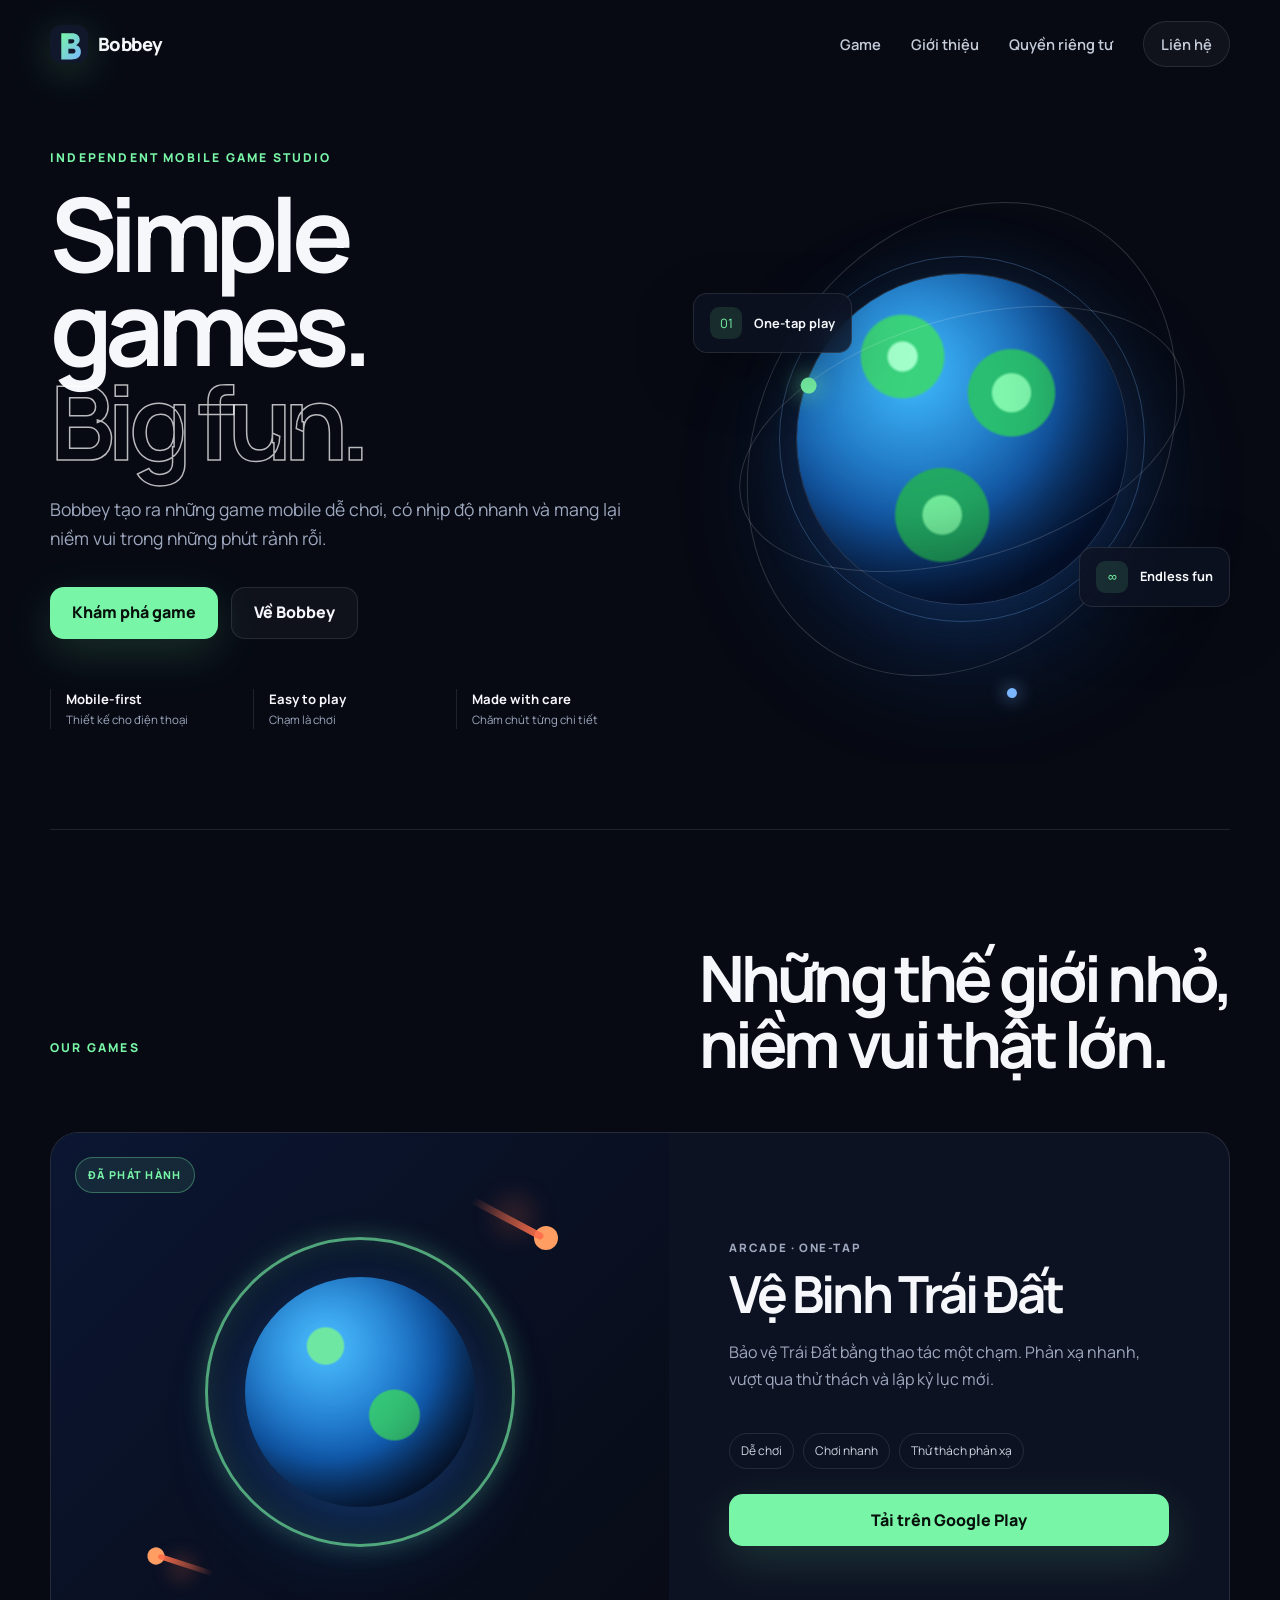
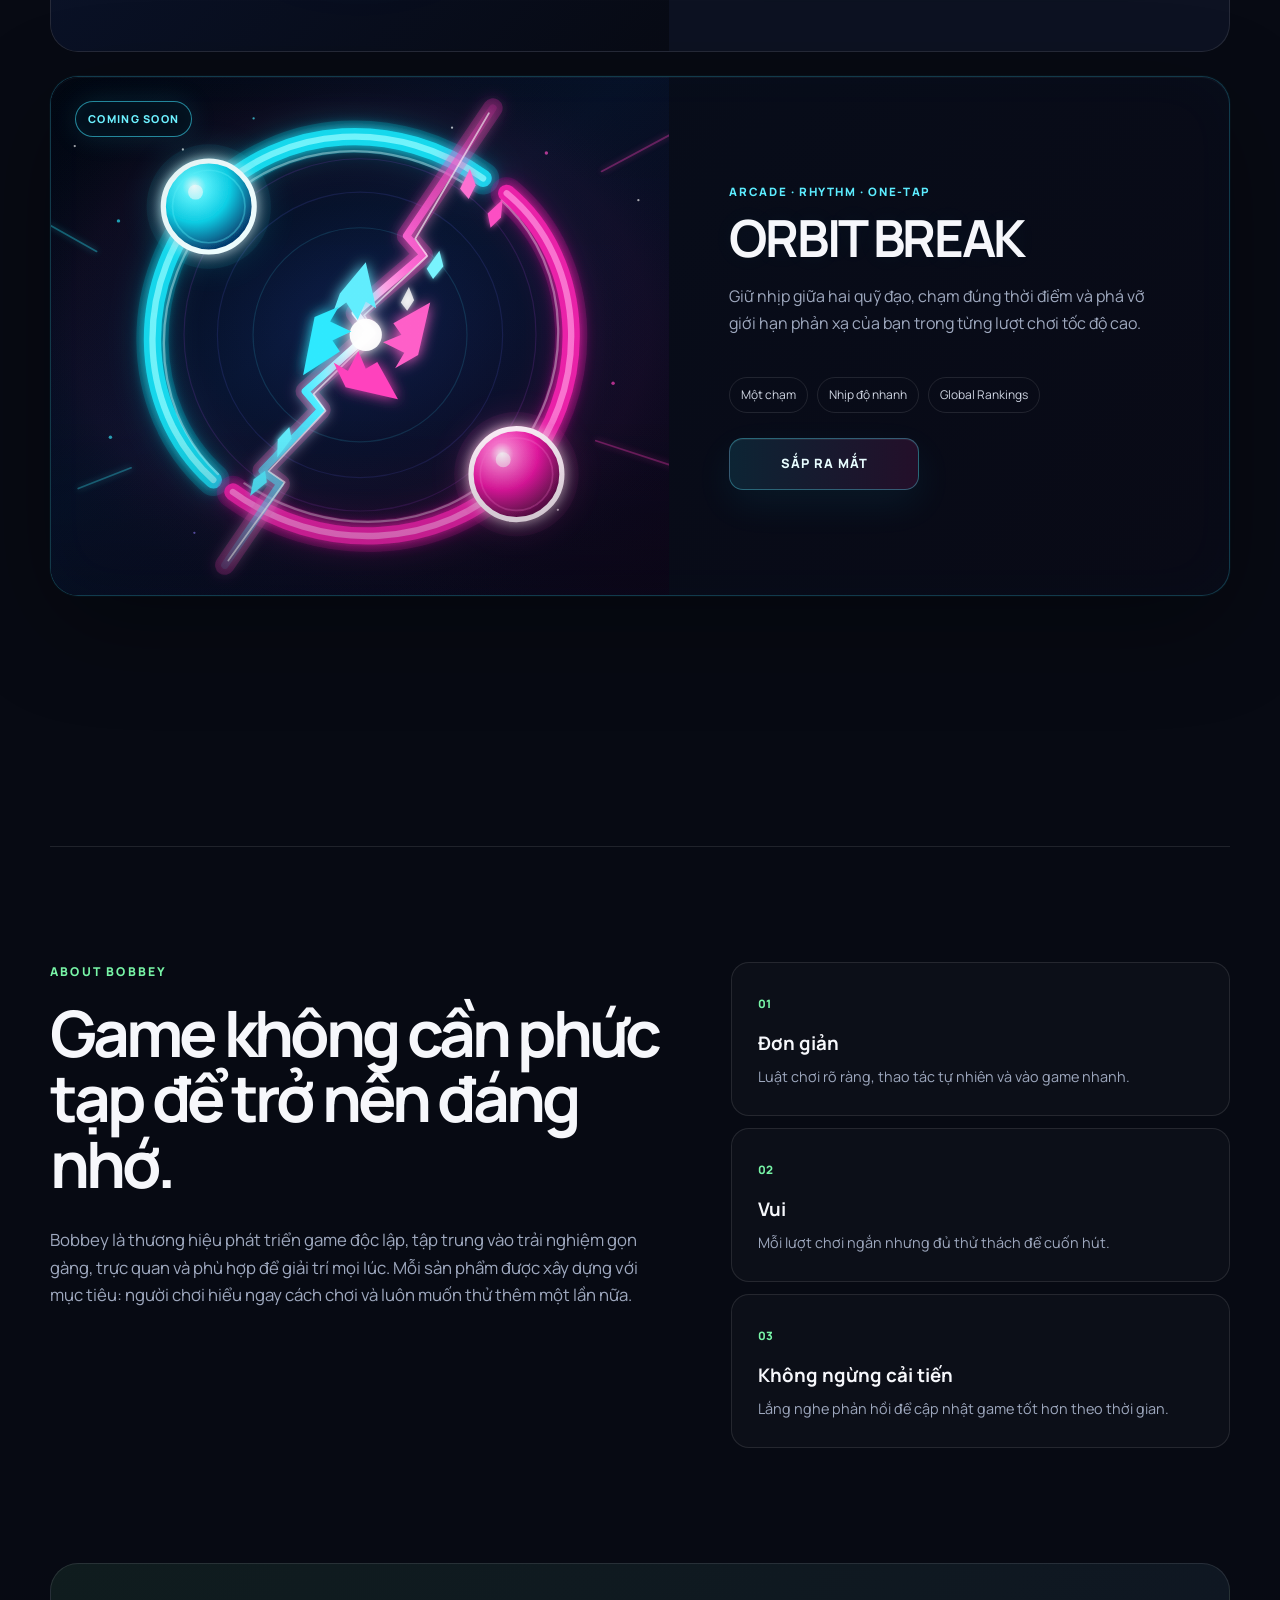
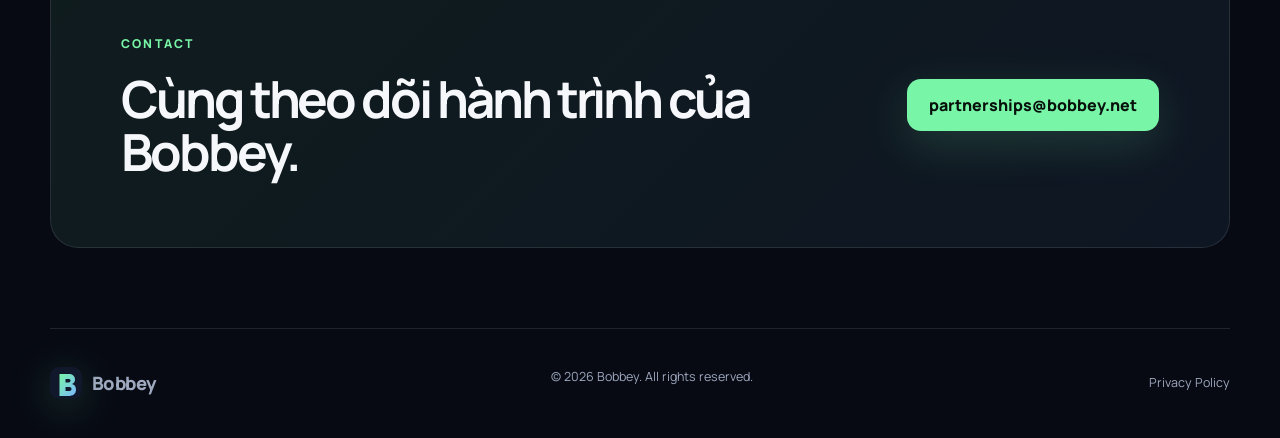
<file: index.html>
<!doctype html>
<html lang="vi">
<head>
  <meta charset="utf-8">
  <meta name="viewport" content="width=device-width, initial-scale=1">
  <meta name="description" content="Bobbey là nhà phát triển game mobile độc lập, tạo ra những trò chơi đơn giản, vui và dễ chơi.">
  <meta name="theme-color" content="#0b1020">
  <meta property="og:title" content="Bobbey Games">
  <meta property="og:description" content="Simple games. Big fun.">
  <meta property="og:type" content="website">
  <title>Bobbey Games — Simple games, big fun</title>
  <link rel="icon" href="assets/logo.svg" type="image/svg+xml">
  <link rel="stylesheet" href="styles.css">
  <link rel="stylesheet" href="orbit-break.css">
</head>
<body>
  <header class="site-header">
    <a class="brand" href="#top" aria-label="Bobbey home">
      <img src="assets/logo.svg" alt="" width="38" height="38">
      <span>Bobbey</span>
    </a>
    <button class="menu-button" type="button" aria-expanded="false" aria-controls="site-nav">Menu</button>
    <nav id="site-nav" class="site-nav" aria-label="Điều hướng chính">
      <a href="#games">Game</a>
      <a href="#about">Giới thiệu</a>
      <a href="privacy.html">Quyền riêng tư</a>
      <a class="nav-cta" href="mailto:partnerships@bobbey.net">Liên hệ</a>
    </nav>
  </header>

  <main id="top">
    <section class="hero">
      <div class="hero-copy reveal">
        <p class="eyebrow">INDEPENDENT MOBILE GAME STUDIO</p>
        <h1>Simple games.<br><span>Big fun.</span></h1>
        <p class="hero-text">Bobbey tạo ra những game mobile dễ chơi, có nhịp độ nhanh và mang lại niềm vui trong những phút rảnh rỗi.</p>
        <div class="hero-actions">
          <a class="button primary" href="#games">Khám phá game</a>
          <a class="button secondary" href="#about">Về Bobbey</a>
        </div>
        <div class="mini-stats" aria-label="Thông tin nhanh">
          <div><strong>Mobile-first</strong><span>Thiết kế cho điện thoại</span></div>
          <div><strong>Easy to play</strong><span>Chạm là chơi</span></div>
          <div><strong>Made with care</strong><span>Chăm chút từng chi tiết</span></div>
        </div>
      </div>

      <div class="hero-art reveal" aria-label="Minh họa game không gian">
        <div class="planet"></div>
        <div class="orbit orbit-one"><span class="satellite"></span></div>
        <div class="orbit orbit-two"><span class="satellite small"></span></div>
        <div class="glow"></div>
        <div class="floating-card card-one"><span>01</span><strong>One-tap play</strong></div>
        <div class="floating-card card-two"><span>∞</span><strong>Endless fun</strong></div>
      </div>
    </section>

    <section id="games" class="section games-section">
      <div class="section-heading reveal">
        <p class="eyebrow">OUR GAMES</p>
        <h2>Những thế giới nhỏ,<br>niềm vui thật lớn.</h2>
      </div>

      <article class="game-card featured reveal">
        <div class="game-visual earth-guard">
          <div class="game-badge">ĐÃ PHÁT HÀNH</div>
          <div class="mini-earth"></div>
          <div class="shield-ring"></div>
          <div class="meteor meteor-one"></div>
          <div class="meteor meteor-two"></div>
        </div>
        <div class="game-info">
          <p class="game-kicker">ARCADE · ONE-TAP</p>
          <h3>Vệ Binh Trái Đất</h3>
          <p>Bảo vệ Trái Đất bằng thao tác một chạm. Phản xạ nhanh, vượt qua thử thách và lập kỷ lục mới.</p>
          <ul class="game-tags" aria-label="Tính năng">
            <li>Dễ chơi</li>
            <li>Chơi nhanh</li>
            <li>Thử thách phản xạ</li>
          </ul>
          <a class="button primary" href="https://play.google.com/store/apps/details?id=com.billboy1102.vebinhtraidat" target="_blank" rel="noopener noreferrer" aria-label="Tải Vệ Binh Trái Đất trên Google Play">Tải trên Google Play</a>
        </div>
      </article>

      <article class="game-card orbit-break-card reveal">
        <div class="game-visual orbit-break-visual" aria-label="Minh họa ORBIT BREAK với hai quả cầu neon">
          <div class="game-badge coming-soon-badge">COMING SOON</div>
          <div class="ob-grid"></div>
          <div class="ob-glow"></div>
          <div class="ob-ring ob-ring-outer"></div>
          <div class="ob-ring ob-ring-inner"></div>
          <div class="ob-orb-pair">
            <span class="ob-connector"></span>
            <span class="ob-orb ob-orb-cyan"></span>
            <span class="ob-orb ob-orb-pink"></span>
          </div>
          <div class="ob-target">
            <span></span>
          </div>
          <div class="ob-particle p1"></div>
          <div class="ob-particle p2"></div>
          <div class="ob-particle p3"></div>
          <div class="ob-particle p4"></div>
        </div>
        <div class="game-info orbit-break-info">
          <p class="game-kicker">ARCADE · RHYTHM · ONE-TAP</p>
          <h3>ORBIT BREAK</h3>
          <p>Giữ nhịp giữa hai quỹ đạo, chạm đúng thời điểm và phá vỡ giới hạn phản xạ của bạn trong từng lượt chơi tốc độ cao.</p>
          <ul class="game-tags" aria-label="Tính năng ORBIT BREAK">
            <li>Một chạm</li>
            <li>Nhịp độ nhanh</li>
            <li>Global Rankings</li>
          </ul>
          <span class="button coming-soon-button" aria-label="ORBIT BREAK sắp ra mắt">SẮP RA MẮT</span>
        </div>
      </article>

      <div class="more-games reveal">
        <div class="placeholder-icon">+</div>
        <div>
          <h3>Nhiều game hơn đang được phát triển</h3>
          <p>Trang này được xây dựng để Bobbey có thể bổ sung game mới dễ dàng trong tương lai.</p>
        </div>
      </div>
    </section>

    <section id="about" class="section about-section">
      <div class="about-card reveal">
        <p class="eyebrow">ABOUT BOBBEY</p>
        <h2>Game không cần phức tạp để trở nên đáng nhớ.</h2>
        <p>Bobbey là thương hiệu phát triển game độc lập, tập trung vào trải nghiệm gọn gàng, trực quan và phù hợp để giải trí mọi lúc. Mỗi sản phẩm được xây dựng với mục tiêu: người chơi hiểu ngay cách chơi và luôn muốn thử thêm một lần nữa.</p>
      </div>
      <div class="values-grid">
        <article class="value-card reveal"><span>01</span><h3>Đơn giản</h3><p>Luật chơi rõ ràng, thao tác tự nhiên và vào game nhanh.</p></article>
        <article class="value-card reveal"><span>02</span><h3>Vui</h3><p>Mỗi lượt chơi ngắn nhưng đủ thử thách để cuốn hút.</p></article>
        <article class="value-card reveal"><span>03</span><h3>Không ngừng cải tiến</h3><p>Lắng nghe phản hồi để cập nhật game tốt hơn theo thời gian.</p></article>
      </div>
    </section>

    <section class="section contact-section reveal">
      <div>
        <p class="eyebrow">CONTACT</p>
        <h2>Cùng theo dõi hành trình của Bobbey.</h2>
      </div>
      <a class="button primary" href="mailto:partnerships@bobbey.net">partnerships@bobbey.net</a>
    </section>
  </main>

  <footer class="site-footer">
    <a class="brand" href="#top"><img src="assets/logo.svg" alt="" width="32" height="32"><span>Bobbey</span></a>
    <p>© <span id="year"></span> Bobbey. All rights reserved.</p>
    <div><a href="privacy.html">Privacy Policy</a></div>
  </footer>

  <script src="script.js"></script>
</body>
</html>
</file>
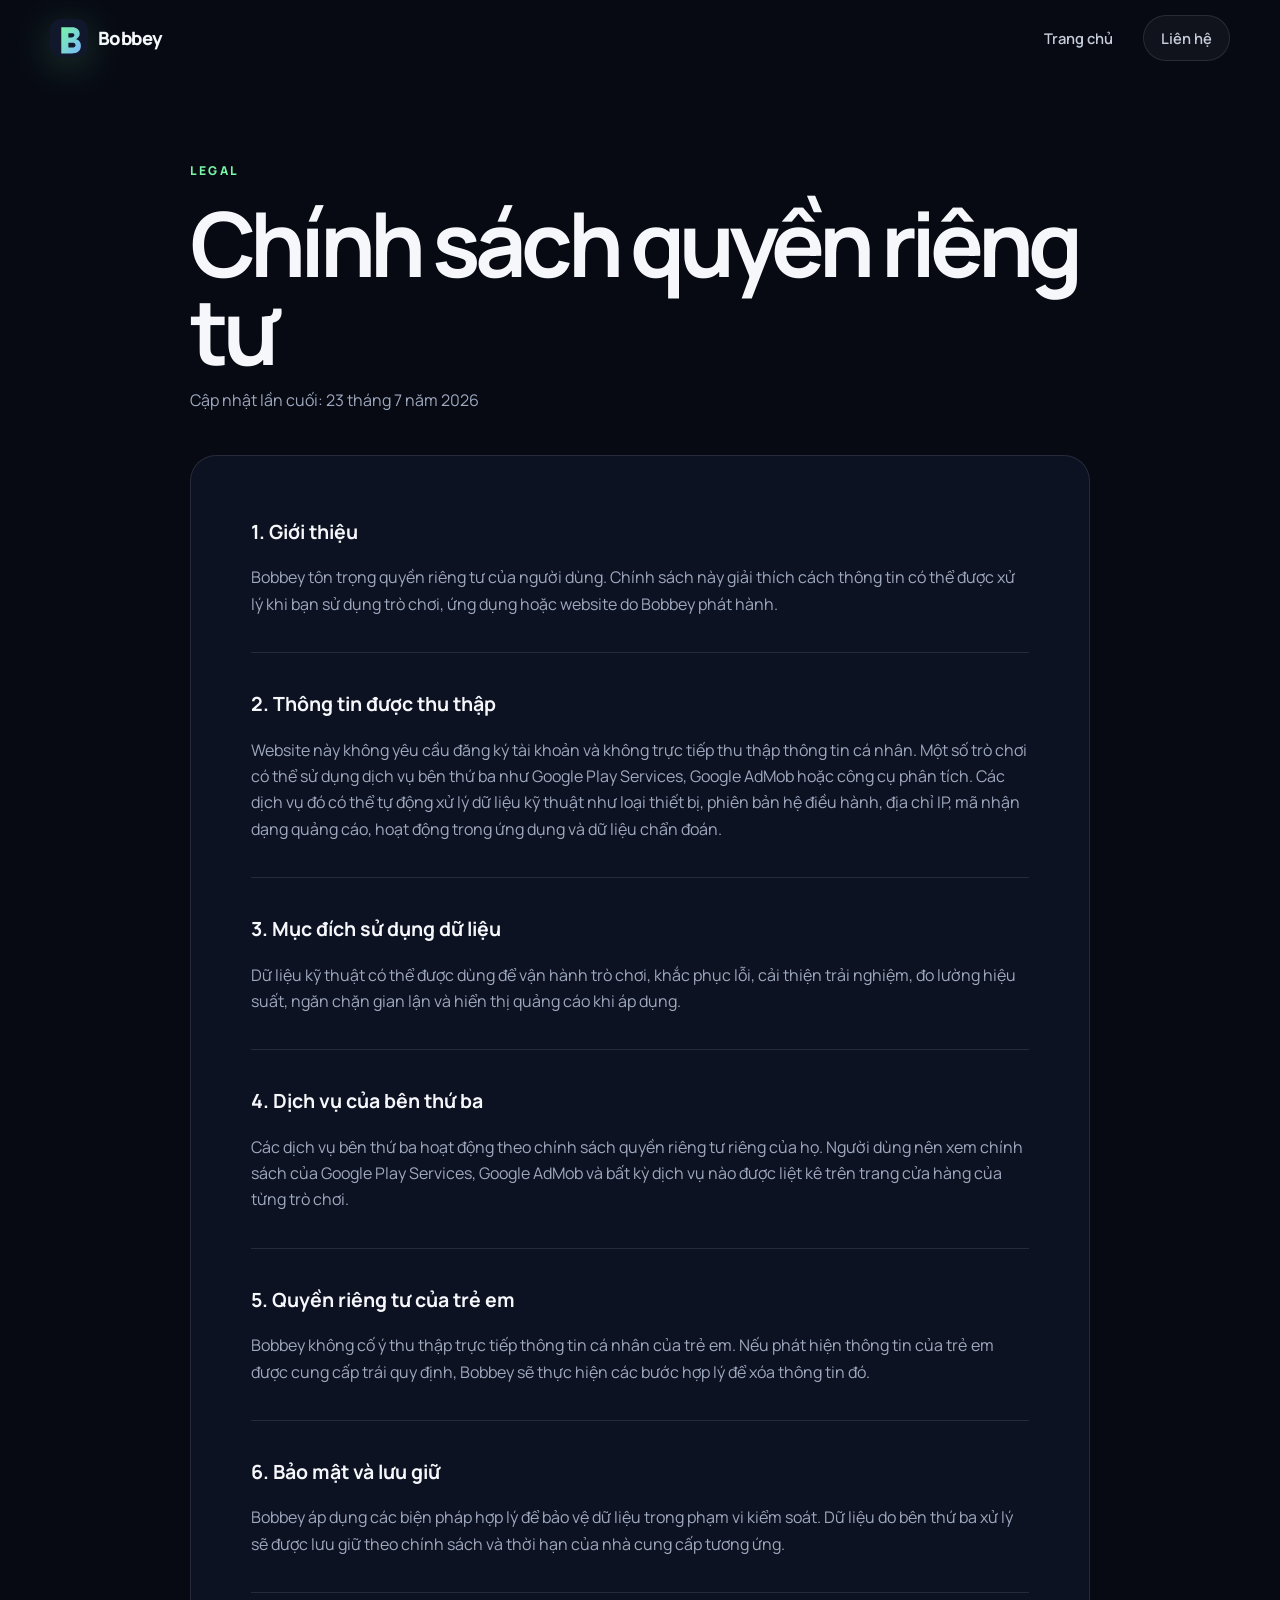
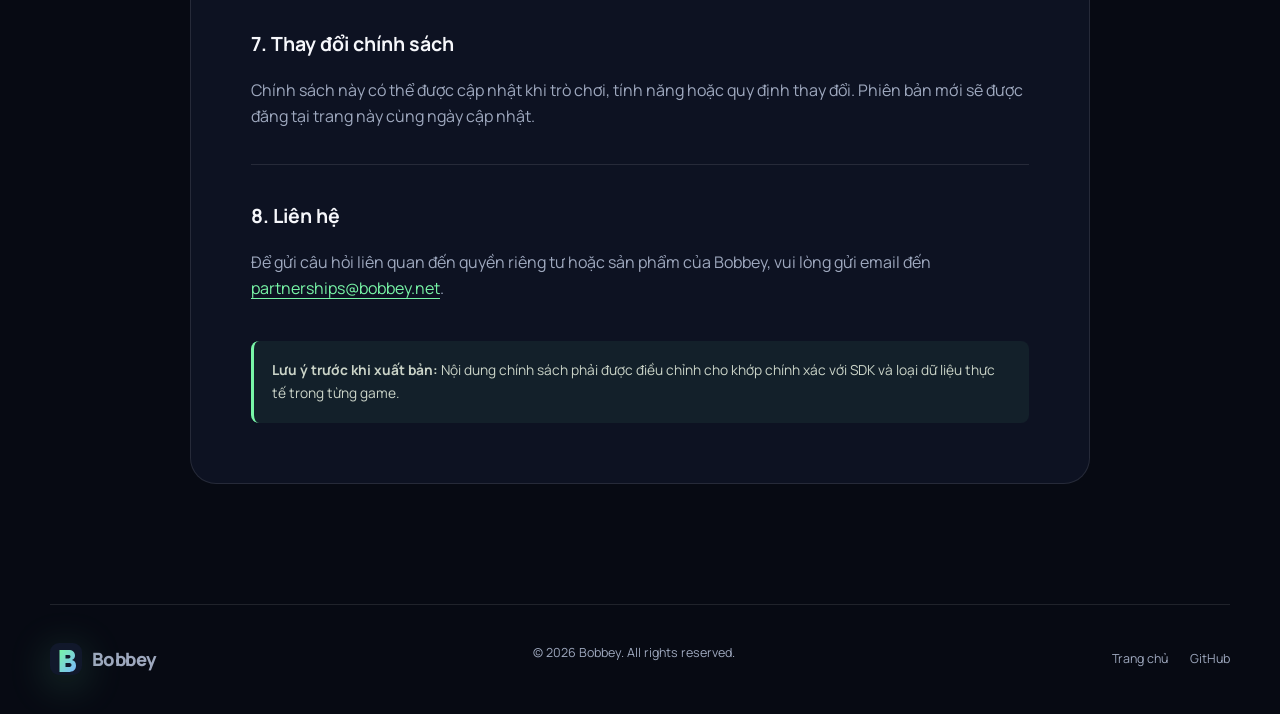
<file: privacy.html>
<!doctype html>
<html lang="vi">
<head>
  <meta charset="utf-8">
  <meta name="viewport" content="width=device-width, initial-scale=1">
  <meta name="description" content="Chính sách quyền riêng tư của Bobbey Games.">
  <meta name="theme-color" content="#0b1020">
  <title>Privacy Policy — Bobbey Games</title>
  <link rel="icon" href="assets/logo.svg" type="image/svg+xml">
  <link rel="stylesheet" href="styles.css">
</head>
<body>
  <header class="site-header compact">
    <a class="brand" href="index.html"><img src="assets/logo.svg" alt="" width="38" height="38"><span>Bobbey</span></a>
    <nav class="site-nav always-visible"><a href="index.html">Trang chủ</a><a class="nav-cta" href="mailto:partnerships@bobbey.net">Liên hệ</a></nav>
  </header>

  <main class="policy-wrap">
    <div class="policy-heading">
      <p class="eyebrow">LEGAL</p>
      <h1>Chính sách quyền riêng tư</h1>
      <p>Cập nhật lần cuối: 23 tháng 7 năm 2026</p>
    </div>

    <article class="policy-card">
      <section><h2>1. Giới thiệu</h2><p>Bobbey tôn trọng quyền riêng tư của người dùng. Chính sách này giải thích cách thông tin có thể được xử lý khi bạn sử dụng trò chơi, ứng dụng hoặc website do Bobbey phát hành.</p></section>
      <section><h2>2. Thông tin được thu thập</h2><p>Website này không yêu cầu đăng ký tài khoản và không trực tiếp thu thập thông tin cá nhân. Một số trò chơi có thể sử dụng dịch vụ bên thứ ba như Google Play Services, Google AdMob hoặc công cụ phân tích. Các dịch vụ đó có thể tự động xử lý dữ liệu kỹ thuật như loại thiết bị, phiên bản hệ điều hành, địa chỉ IP, mã nhận dạng quảng cáo, hoạt động trong ứng dụng và dữ liệu chẩn đoán.</p></section>
      <section><h2>3. Mục đích sử dụng dữ liệu</h2><p>Dữ liệu kỹ thuật có thể được dùng để vận hành trò chơi, khắc phục lỗi, cải thiện trải nghiệm, đo lường hiệu suất, ngăn chặn gian lận và hiển thị quảng cáo khi áp dụng.</p></section>
      <section><h2>4. Dịch vụ của bên thứ ba</h2><p>Các dịch vụ bên thứ ba hoạt động theo chính sách quyền riêng tư riêng của họ. Người dùng nên xem chính sách của Google Play Services, Google AdMob và bất kỳ dịch vụ nào được liệt kê trên trang cửa hàng của từng trò chơi.</p></section>
      <section><h2>5. Quyền riêng tư của trẻ em</h2><p>Bobbey không cố ý thu thập trực tiếp thông tin cá nhân của trẻ em. Nếu phát hiện thông tin của trẻ em được cung cấp trái quy định, Bobbey sẽ thực hiện các bước hợp lý để xóa thông tin đó.</p></section>
      <section><h2>6. Bảo mật và lưu giữ</h2><p>Bobbey áp dụng các biện pháp hợp lý để bảo vệ dữ liệu trong phạm vi kiểm soát. Dữ liệu do bên thứ ba xử lý sẽ được lưu giữ theo chính sách và thời hạn của nhà cung cấp tương ứng.</p></section>
      <section><h2>7. Thay đổi chính sách</h2><p>Chính sách này có thể được cập nhật khi trò chơi, tính năng hoặc quy định thay đổi. Phiên bản mới sẽ được đăng tại trang này cùng ngày cập nhật.</p></section>
      <section><h2>8. Liên hệ</h2><p>Để gửi câu hỏi liên quan đến quyền riêng tư hoặc sản phẩm của Bobbey, vui lòng gửi email đến <a href="mailto:partnerships@bobbey.net">partnerships@bobbey.net</a>.</p></section>
      <aside class="policy-note"><strong>Lưu ý trước khi xuất bản:</strong> Nội dung chính sách phải được điều chỉnh cho khớp chính xác với SDK và loại dữ liệu thực tế trong từng game.</aside>
    </article>
  </main>

  <footer class="site-footer"><a class="brand" href="index.html"><img src="assets/logo.svg" alt="" width="32" height="32"><span>Bobbey</span></a><p>© <span id="year"></span> Bobbey. All rights reserved.</p><div><a href="index.html">Trang chủ</a><a href="https://github.com/billboy1102" target="_blank" rel="noreferrer">GitHub</a></div></footer>
  <script src="script.js"></script>
</body>
</html>
</file>
<file: styles.css>
@import url('https://fonts.googleapis.com/css2?family=Manrope:wght@400;500;600;700;800&display=swap');

:root {
  --bg: #070a13;
  --surface: #0d1222;
  --surface-2: #121a2f;
  --text: #f6f7fb;
  --muted: #9ea8be;
  --line: rgba(255,255,255,.1);
  --accent: #78f5a7;
  --accent-2: #7bb7ff;
  --max: 1180px;
}

* { box-sizing: border-box; }
html { scroll-behavior: smooth; }
body { margin: 0; font-family: Manrope, system-ui, sans-serif; background: var(--bg); color: var(--text); line-height: 1.65; overflow-x: hidden; }
a { color: inherit; text-decoration: none; }
button { font: inherit; }

.site-header { width: min(calc(100% - 40px), var(--max)); margin: 0 auto; min-height: 88px; display: flex; align-items: center; justify-content: space-between; position: relative; z-index: 20; }
.site-header.compact { min-height: 76px; }
.brand { display: inline-flex; align-items: center; gap: 10px; font-size: 1.15rem; font-weight: 800; letter-spacing: -.03em; }
.brand img { filter: drop-shadow(0 8px 20px rgba(120,245,167,.22)); }
.site-nav { display: flex; align-items: center; gap: 30px; color: #c5ccda; font-size: .92rem; font-weight: 600; }
.site-nav a:hover { color: #fff; }
.nav-cta { padding: 10px 17px; border: 1px solid var(--line); border-radius: 999px; background: rgba(255,255,255,.04); }
.menu-button { display: none; color: #fff; background: transparent; border: 1px solid var(--line); border-radius: 10px; padding: 8px 12px; }

.hero { width: min(calc(100% - 40px), var(--max)); min-height: 690px; margin: 0 auto; display: grid; grid-template-columns: 1.05fr .95fr; gap: 50px; align-items: center; padding: 60px 0 100px; }
.eyebrow { margin: 0 0 18px; color: var(--accent); font-size: .76rem; font-weight: 800; letter-spacing: .18em; }
h1,h2,h3,p { margin-top: 0; }
.hero h1 { margin-bottom: 26px; max-width: 740px; font-size: clamp(3.8rem, 8vw, 7rem); line-height: .92; letter-spacing: -.075em; }
.hero h1 span { color: transparent; -webkit-text-stroke: 1.5px rgba(255,255,255,.72); }
.hero-text { max-width: 610px; color: var(--muted); font-size: 1.1rem; }
.hero-actions { display: flex; gap: 13px; margin: 34px 0 50px; }
.button { display: inline-flex; align-items: center; justify-content: center; min-height: 52px; padding: 0 22px; border-radius: 14px; font-weight: 800; transition: transform .2s ease, background .2s ease; }
.button:hover { transform: translateY(-2px); }
.button.primary { background: var(--accent); color: #07100b; box-shadow: 0 14px 45px rgba(120,245,167,.16); }
.button.secondary { border: 1px solid var(--line); background: rgba(255,255,255,.035); }
.mini-stats { display: grid; grid-template-columns: repeat(3, 1fr); gap: 16px; }
.mini-stats div { padding-left: 15px; border-left: 1px solid var(--line); }
.mini-stats strong, .mini-stats span { display: block; }
.mini-stats strong { font-size: .82rem; }
.mini-stats span { color: var(--muted); font-size: .72rem; }

.hero-art { min-height: 560px; position: relative; display: grid; place-items: center; isolation: isolate; }
.glow { position: absolute; width: 440px; height: 440px; border-radius: 50%; background: radial-gradient(circle, rgba(75,156,255,.24), transparent 68%); filter: blur(18px); z-index: -2; }
.planet { width: min(330px, 72vw); aspect-ratio: 1; border-radius: 50%; position: relative; background: radial-gradient(circle at 32% 25%, #a2ffca 0 4%, #3ad27d 5% 12%, transparent 13%), radial-gradient(circle at 65% 36%, #7ff7ad 0 6%, #29be72 7% 14%, transparent 15%), radial-gradient(circle at 44% 73%, #73ef9e 0 6%, #22a964 7% 15%, transparent 16%), radial-gradient(circle at 35% 30%, #3fbcff, #1359a9 48%, #071a43 75%); box-shadow: inset -45px -45px 75px rgba(0,0,0,.42), 0 0 0 1px rgba(255,255,255,.12), 0 50px 120px rgba(20,102,214,.28); }
.planet::after { content: ""; position: absolute; inset: -18px; border: 1px solid rgba(123,183,255,.28); border-radius: 50%; }
.orbit { position: absolute; width: 460px; height: 240px; border: 1px solid rgba(255,255,255,.16); border-radius: 50%; transform: rotate(-17deg); }
.orbit-two { width: 400px; height: 500px; transform: rotate(32deg); }
.satellite { position: absolute; top: 15px; left: 90px; width: 16px; height: 16px; background: var(--accent); border-radius: 50%; box-shadow: 0 0 22px var(--accent); }
.satellite.small { top: auto; bottom: 55px; left: auto; right: 17px; width: 10px; height: 10px; background: var(--accent-2); box-shadow: 0 0 18px var(--accent-2); }
.floating-card { position: absolute; display: flex; align-items: center; gap: 12px; padding: 13px 16px; border: 1px solid var(--line); border-radius: 14px; background: rgba(13,18,34,.78); backdrop-filter: blur(14px); box-shadow: 0 20px 60px rgba(0,0,0,.25); font-size: .8rem; }
.floating-card span { display: grid; place-items: center; width: 32px; height: 32px; border-radius: 9px; background: rgba(120,245,167,.12); color: var(--accent); }
.card-one { left: 0; top: 24%; }
.card-two { right: 0; bottom: 20%; }

.section { width: min(calc(100% - 40px), var(--max)); margin: 0 auto; padding: 115px 0; }
.games-section { border-top: 1px solid var(--line); }
.section-heading { display: flex; align-items: end; justify-content: space-between; margin-bottom: 56px; }
.section-heading h2, .about-card h2, .contact-section h2 { max-width: 760px; margin: 0; font-size: clamp(2.4rem, 5vw, 4.8rem); line-height: 1.02; letter-spacing: -.06em; }
.game-card { display: grid; grid-template-columns: 1.05fr .95fr; min-height: 520px; border: 1px solid var(--line); border-radius: 28px; overflow: hidden; background: var(--surface); }
.game-visual { position: relative; min-height: 480px; display: grid; place-items: center; overflow: hidden; }
.earth-guard { background: radial-gradient(circle at 50% 50%, rgba(64,148,255,.2), transparent 38%), linear-gradient(135deg, #0b1632, #080b15); }
.game-badge { position: absolute; top: 24px; left: 24px; padding: 8px 12px; border: 1px solid rgba(120,245,167,.34); border-radius: 999px; background: rgba(120,245,167,.09); color: var(--accent); font-size: .68rem; font-weight: 800; letter-spacing: .12em; }
.mini-earth { width: 230px; height: 230px; border-radius: 50%; background: radial-gradient(circle at 35% 30%, #6ee7a3 0 8%, transparent 9%), radial-gradient(circle at 65% 60%, #35c779 0 12%, transparent 13%), radial-gradient(circle at 35% 30%, #4bbfff, #1262bd 52%, #081939 80%); box-shadow: inset -25px -30px 60px rgba(0,0,0,.4), 0 30px 80px rgba(31,117,223,.3); }
.shield-ring { position: absolute; width: 310px; height: 310px; border-radius: 50%; border: 3px solid rgba(120,245,167,.65); box-shadow: 0 0 25px rgba(120,245,167,.25), inset 0 0 28px rgba(120,245,167,.16); }
.meteor { position: absolute; width: 24px; height: 24px; border-radius: 50%; background: #ff9d62; box-shadow: -32px -22px 30px rgba(255,111,75,.45); }
.meteor::before { content: ""; position: absolute; width: 80px; height: 7px; right: 15px; top: 8px; border-radius: 999px; background: linear-gradient(90deg, transparent, #ff6f4b); transform: rotate(28deg); transform-origin: right; }
.meteor-one { top: 18%; right: 18%; }
.meteor-two { bottom: 16%; left: 15%; transform: scale(.72) rotate(170deg); }
.game-info { padding: 60px; display: flex; flex-direction: column; justify-content: center; }
.game-kicker { color: var(--accent-2); font-size: .72rem; font-weight: 800; letter-spacing: .14em; }
.game-info h3 { margin-bottom: 20px; font-size: clamp(2rem, 4vw, 3.6rem); line-height: 1; letter-spacing: -.055em; }
.game-info > p { color: var(--muted); }
.game-tags { display: flex; flex-wrap: wrap; gap: 9px; padding: 0; margin: 25px 0; list-style: none; }
.game-tags li { padding: 7px 11px; border: 1px solid var(--line); border-radius: 999px; color: #cfd5e2; font-size: .75rem; }
.store-note { color: var(--accent); font-weight: 800; font-size: .82rem; }
.more-games { margin-top: 18px; padding: 27px; display: flex; align-items: center; gap: 20px; border: 1px dashed rgba(255,255,255,.16); border-radius: 20px; color: var(--muted); }
.more-games h3 { margin-bottom: 4px; color: #fff; }
.more-games p { margin: 0; }
.placeholder-icon { flex: 0 0 50px; height: 50px; display: grid; place-items: center; border-radius: 14px; background: var(--surface-2); color: var(--accent); font-size: 1.5rem; }

.about-section { display: grid; grid-template-columns: 1.1fr .9fr; gap: 70px; border-top: 1px solid var(--line); }
.about-card > p:last-child { max-width: 720px; margin: 30px 0 0; color: var(--muted); font-size: 1.05rem; }
.values-grid { display: grid; gap: 12px; }
.value-card { padding: 26px; border: 1px solid var(--line); border-radius: 18px; background: rgba(255,255,255,.025); }
.value-card span { color: var(--accent); font-size: .72rem; font-weight: 800; }
.value-card h3 { margin: 12px 0 7px; }
.value-card p { margin: 0; color: var(--muted); font-size: .9rem; }
.contact-section { display: flex; align-items: center; justify-content: space-between; gap: 30px; margin-bottom: 80px; padding: 70px; border: 1px solid var(--line); border-radius: 28px; background: linear-gradient(135deg, rgba(120,245,167,.08), rgba(123,183,255,.07)); }
.contact-section h2 { max-width: 800px; font-size: clamp(2rem, 4vw, 3.8rem); }

.site-footer { width: min(calc(100% - 40px), var(--max)); margin: 0 auto; min-height: 110px; display: flex; align-items: center; justify-content: space-between; gap: 20px; border-top: 1px solid var(--line); color: var(--muted); font-size: .78rem; }
.site-footer > div { display: flex; gap: 22px; }
.site-footer a:hover { color: #fff; }

.policy-wrap { width: min(calc(100% - 40px), 900px); margin: 0 auto; padding: 85px 0 120px; }
.policy-heading { margin-bottom: 42px; }
.policy-heading h1 { margin-bottom: 12px; font-size: clamp(2.8rem, 7vw, 5.8rem); line-height: .98; letter-spacing: -.065em; }
.policy-heading > p:last-child { color: var(--muted); }
.policy-card { padding: clamp(25px, 5vw, 60px); border: 1px solid var(--line); border-radius: 26px; background: var(--surface); }
.policy-card section + section { margin-top: 35px; padding-top: 35px; border-top: 1px solid var(--line); }
.policy-card h2 { font-size: 1.22rem; }
.policy-card p { margin-bottom: 0; color: var(--muted); }
.policy-card a { color: var(--accent); text-decoration: underline; text-underline-offset: 4px; }
.policy-note { margin-top: 40px; padding: 18px; border-left: 3px solid var(--accent); border-radius: 8px; background: rgba(120,245,167,.06); color: #cbd4c8; font-size: .86rem; }

.reveal { opacity: 0; transform: translateY(22px); transition: opacity .75s ease, transform .75s ease; }
.reveal.visible { opacity: 1; transform: translateY(0); }

@media (max-width: 900px) {
  .hero, .game-card, .about-section { grid-template-columns: 1fr; }
  .hero { padding-top: 35px; }
  .hero-art { min-height: 480px; order: -1; }
  .section { padding: 85px 0; }
  .game-info { padding: 40px; }
  .contact-section { padding: 45px; }
}

@media (max-width: 680px) {
  .site-header { width: min(calc(100% - 28px), var(--max)); min-height: 72px; }
  .menu-button { display: block; }
  .site-nav:not(.always-visible) { display: none; position: absolute; top: 66px; left: 0; right: 0; padding: 18px; flex-direction: column; align-items: stretch; gap: 5px; border: 1px solid var(--line); border-radius: 16px; background: #0d1222; box-shadow: 0 30px 70px rgba(0,0,0,.35); }
  .site-nav.open { display: flex; }
  .site-nav a { padding: 11px; }
  .site-nav.always-visible a:first-child { display: none; }
  .hero, .section, .site-footer { width: min(calc(100% - 28px), var(--max)); }
  .hero { min-height: auto; padding-bottom: 75px; }
  .hero-art { min-height: 380px; }
  .planet { width: 210px; }
  .orbit { width: 310px; height: 160px; }
  .orbit-two { width: 280px; height: 350px; }
  .card-one { left: -4px; top: 12%; }
  .card-two { right: -4px; bottom: 13%; }
  .floating-card { padding: 9px 11px; font-size: .68rem; }
  .mini-stats { grid-template-columns: 1fr; }
  .section-heading { display: block; }
  .game-visual { min-height: 360px; }
  .mini-earth { width: 170px; height: 170px; }
  .shield-ring { width: 225px; height: 225px; }
  .game-info { padding: 30px 24px; }
  .contact-section { display: block; padding: 34px 24px; }
  .contact-section .button { margin-top: 25px; width: 100%; }
  .site-footer { padding: 30px 0; flex-direction: column; text-align: center; }
  .policy-wrap { width: min(calc(100% - 28px), 900px); padding-top: 55px; }
}

@media (prefers-reduced-motion: reduce) {
  html { scroll-behavior: auto; }
  .reveal { opacity: 1; transform: none; transition: none; }
  .button { transition: none; }
}
</file>
<file: orbit-break.css>
.orbit-break-card {
  margin-top: 24px;
  position: relative;
  border-color: rgba(56, 224, 255, .22);
  background: linear-gradient(135deg, rgba(7, 14, 28, .99), rgba(9, 10, 22, .99));
  box-shadow: 0 30px 100px rgba(0, 0, 0, .32), 0 0 0 1px rgba(45, 227, 255, .03);
}

.orbit-break-card::after {
  content: "";
  position: absolute;
  inset: 0;
  pointer-events: none;
  border-radius: inherit;
  box-shadow: inset 0 1px 0 rgba(255,255,255,.04), inset 0 0 60px rgba(36,229,255,.018);
}

/* The ORBIT BREAK art is a real standalone SVG asset in /assets.
   Keep the HTML artwork nodes hidden so the website uses one crisp image on every device. */
.orbit-break-visual {
  isolation: isolate;
  min-height: 480px;
  background: #050a14 url('assets/orbit-break-promo.svg') center center / cover no-repeat;
}

.orbit-break-visual > :not(.game-badge) {
  display: none !important;
}

.orbit-break-visual::after {
  content: "";
  position: absolute;
  inset: 0;
  pointer-events: none;
  background:
    linear-gradient(180deg, rgba(3,8,18,.02) 0%, transparent 65%, rgba(4,7,15,.24) 100%),
    radial-gradient(circle at 50% 45%, transparent 40%, rgba(2,5,12,.12) 100%);
}

.coming-soon-badge {
  z-index: 4;
  border-color: rgba(63, 231, 255, .56);
  background: rgba(4, 18, 31, .78);
  color: #6cf0ff;
  box-shadow: 0 0 28px rgba(50, 226, 255, .13), inset 0 0 18px rgba(44, 226, 255, .035);
  backdrop-filter: blur(12px);
  -webkit-backdrop-filter: blur(12px);
}

.orbit-break-info .game-kicker {
  color: #5cecff;
}

.orbit-break-info h3 {
  letter-spacing: -.045em;
  text-shadow: 0 0 25px rgba(69,225,255,.055);
}

.coming-soon-button {
  align-self: flex-start;
  min-width: 190px;
  border: 1px solid rgba(95, 234, 255, .34);
  background: linear-gradient(90deg, rgba(44, 221, 255, .12), rgba(255, 54, 192, .11));
  color: #e8fdff;
  box-shadow: inset 0 1px 0 rgba(255,255,255,.06), 0 14px 38px rgba(25, 207, 255, .07);
  cursor: default;
  letter-spacing: .08em;
  font-size: .8rem;
}

.coming-soon-button:hover {
  transform: none;
}

@media (max-width: 900px) {
  .orbit-break-card {
    margin-top: 20px;
  }

  .orbit-break-visual {
    min-height: 430px;
    background-position: 50% 48%;
  }
}

@media (max-width: 680px) {
  .orbit-break-visual {
    min-height: 390px;
    background-size: cover;
    background-position: 50% center;
  }

  .coming-soon-badge {
    top: 20px;
    left: 20px;
  }

  .coming-soon-button {
    width: 100%;
  }
}
</file>
